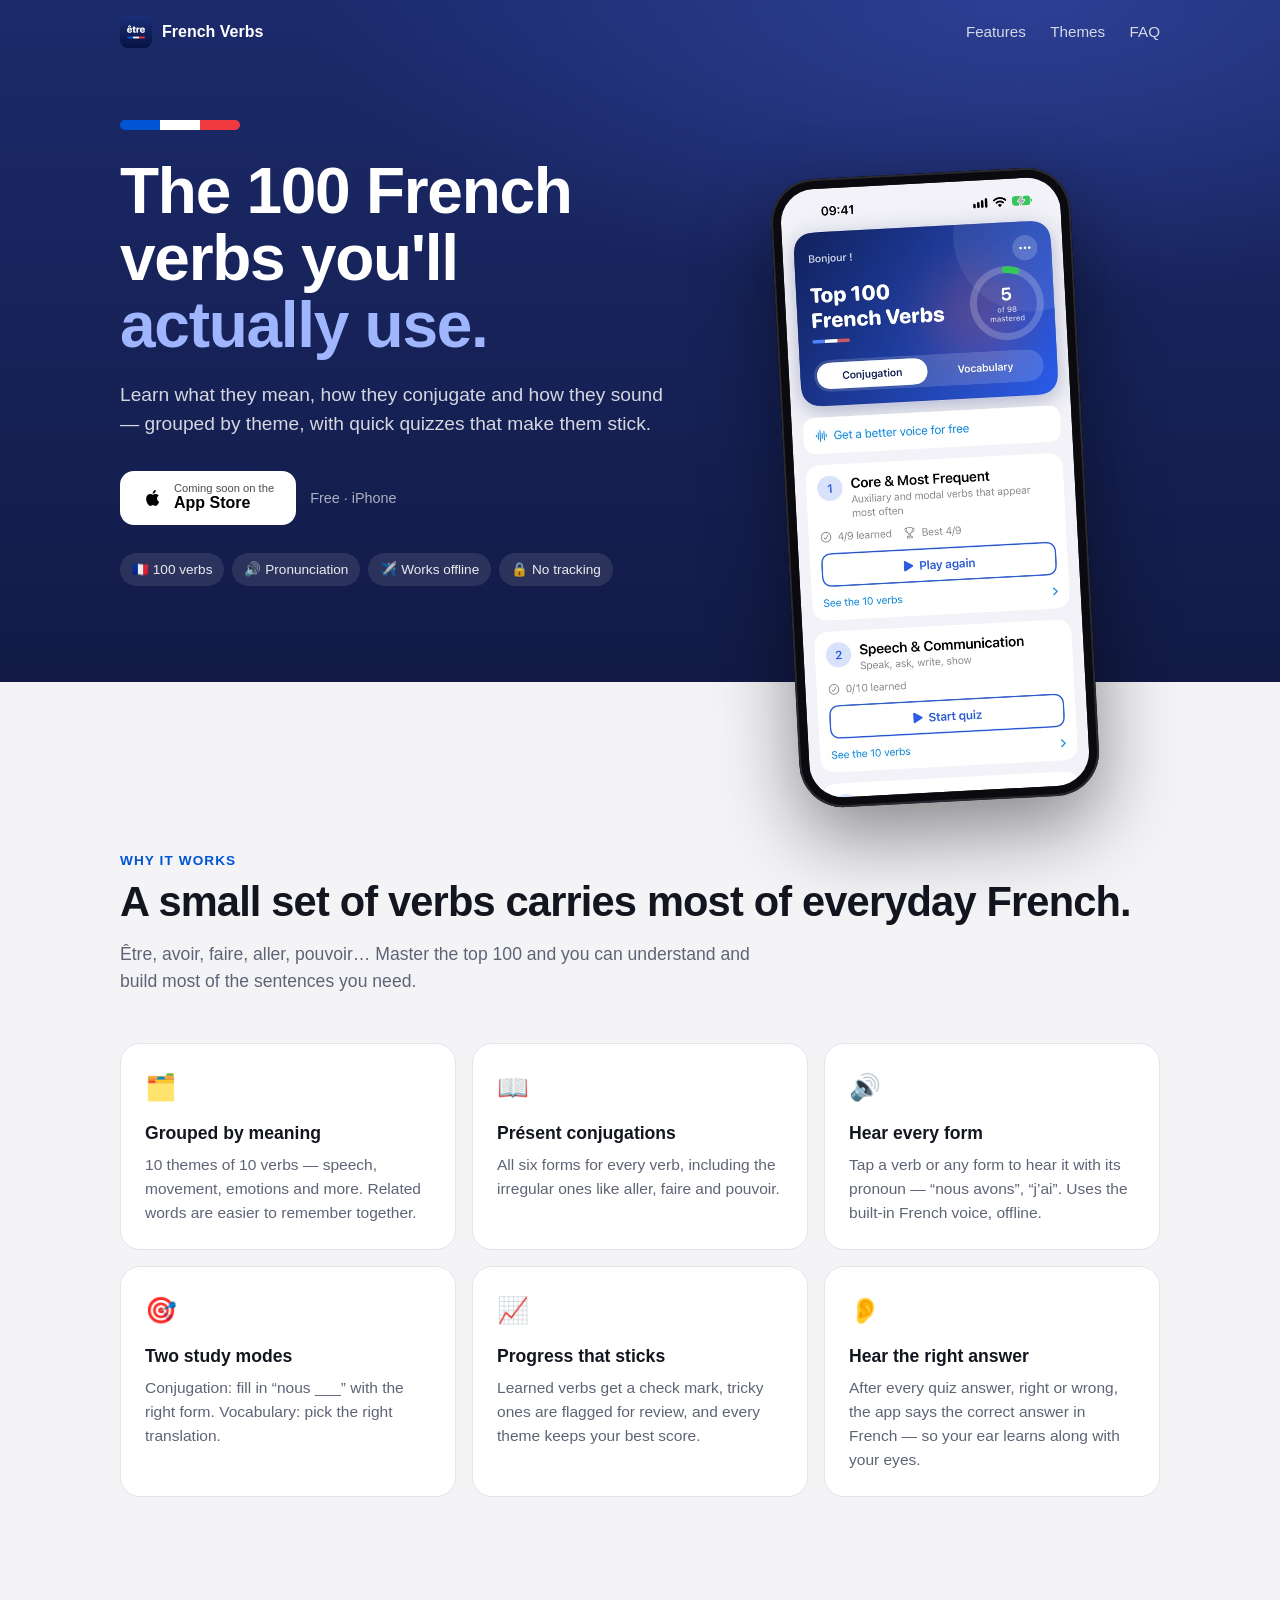
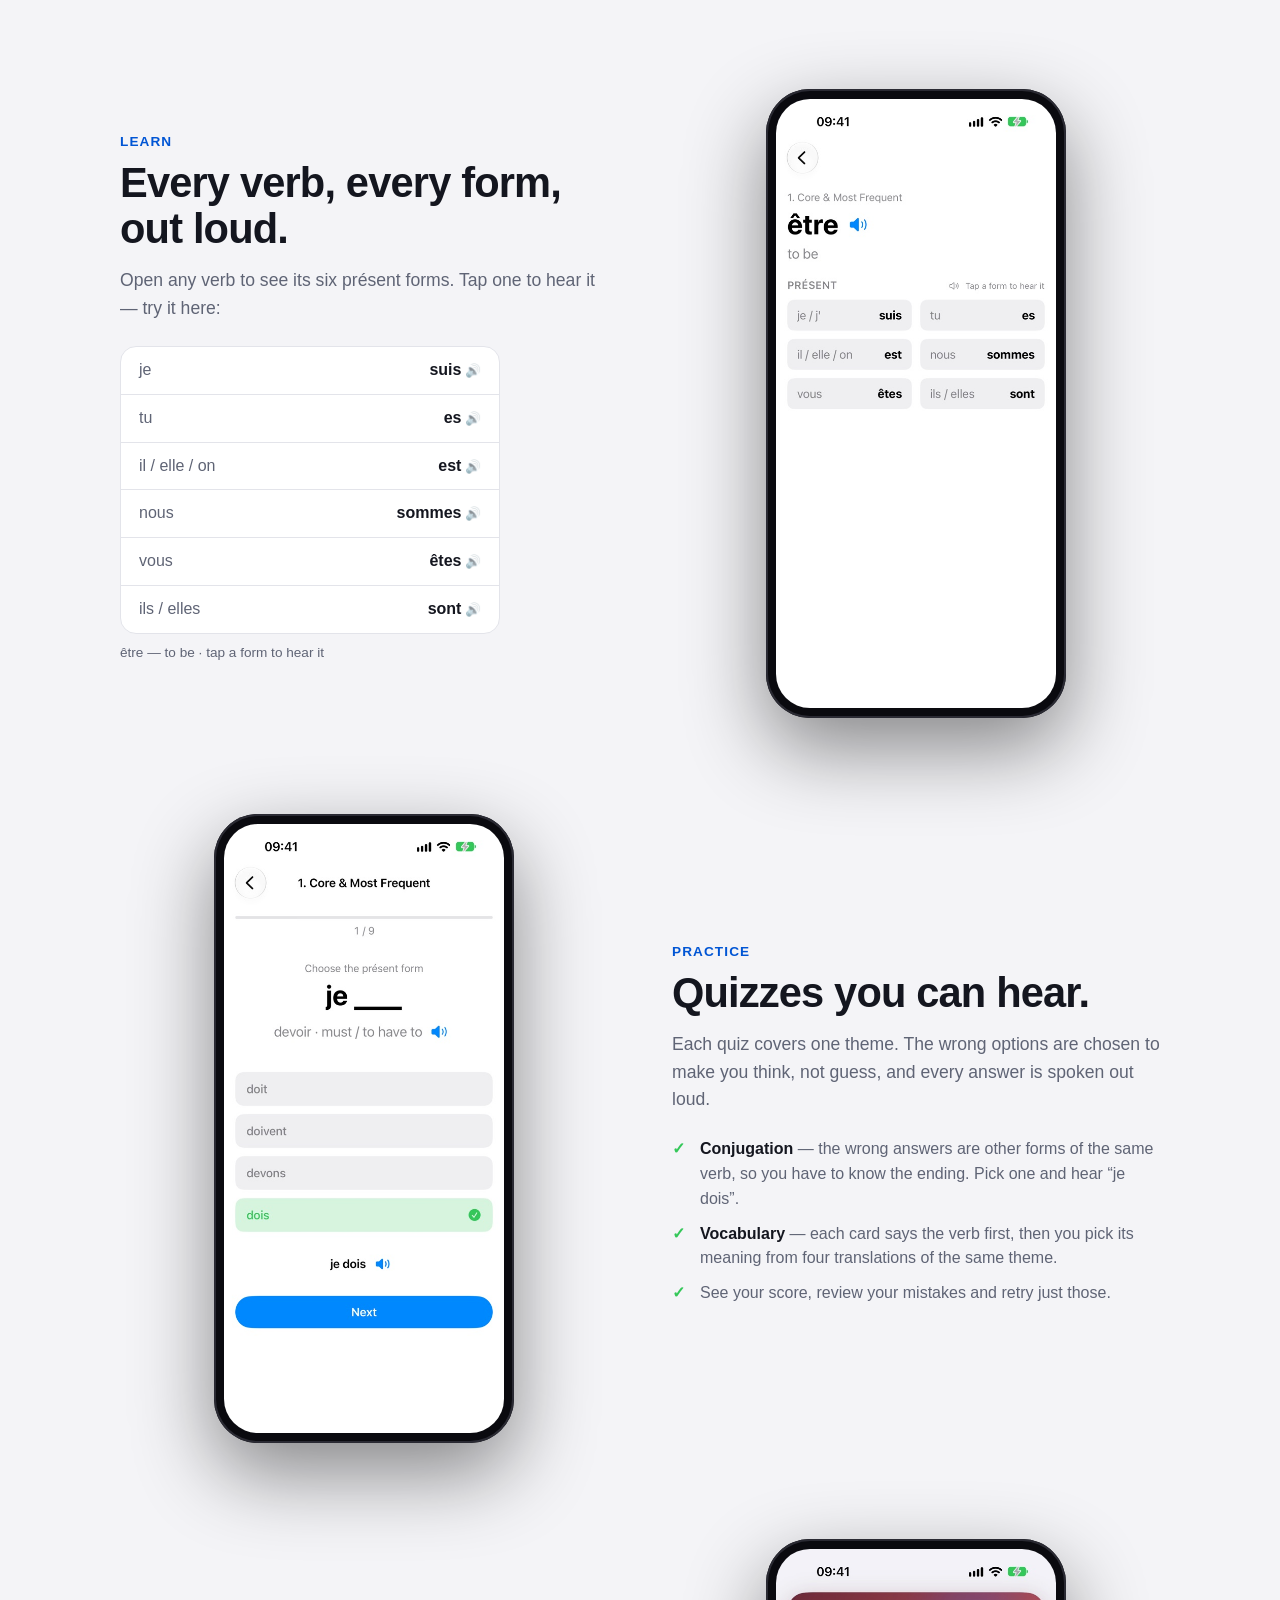
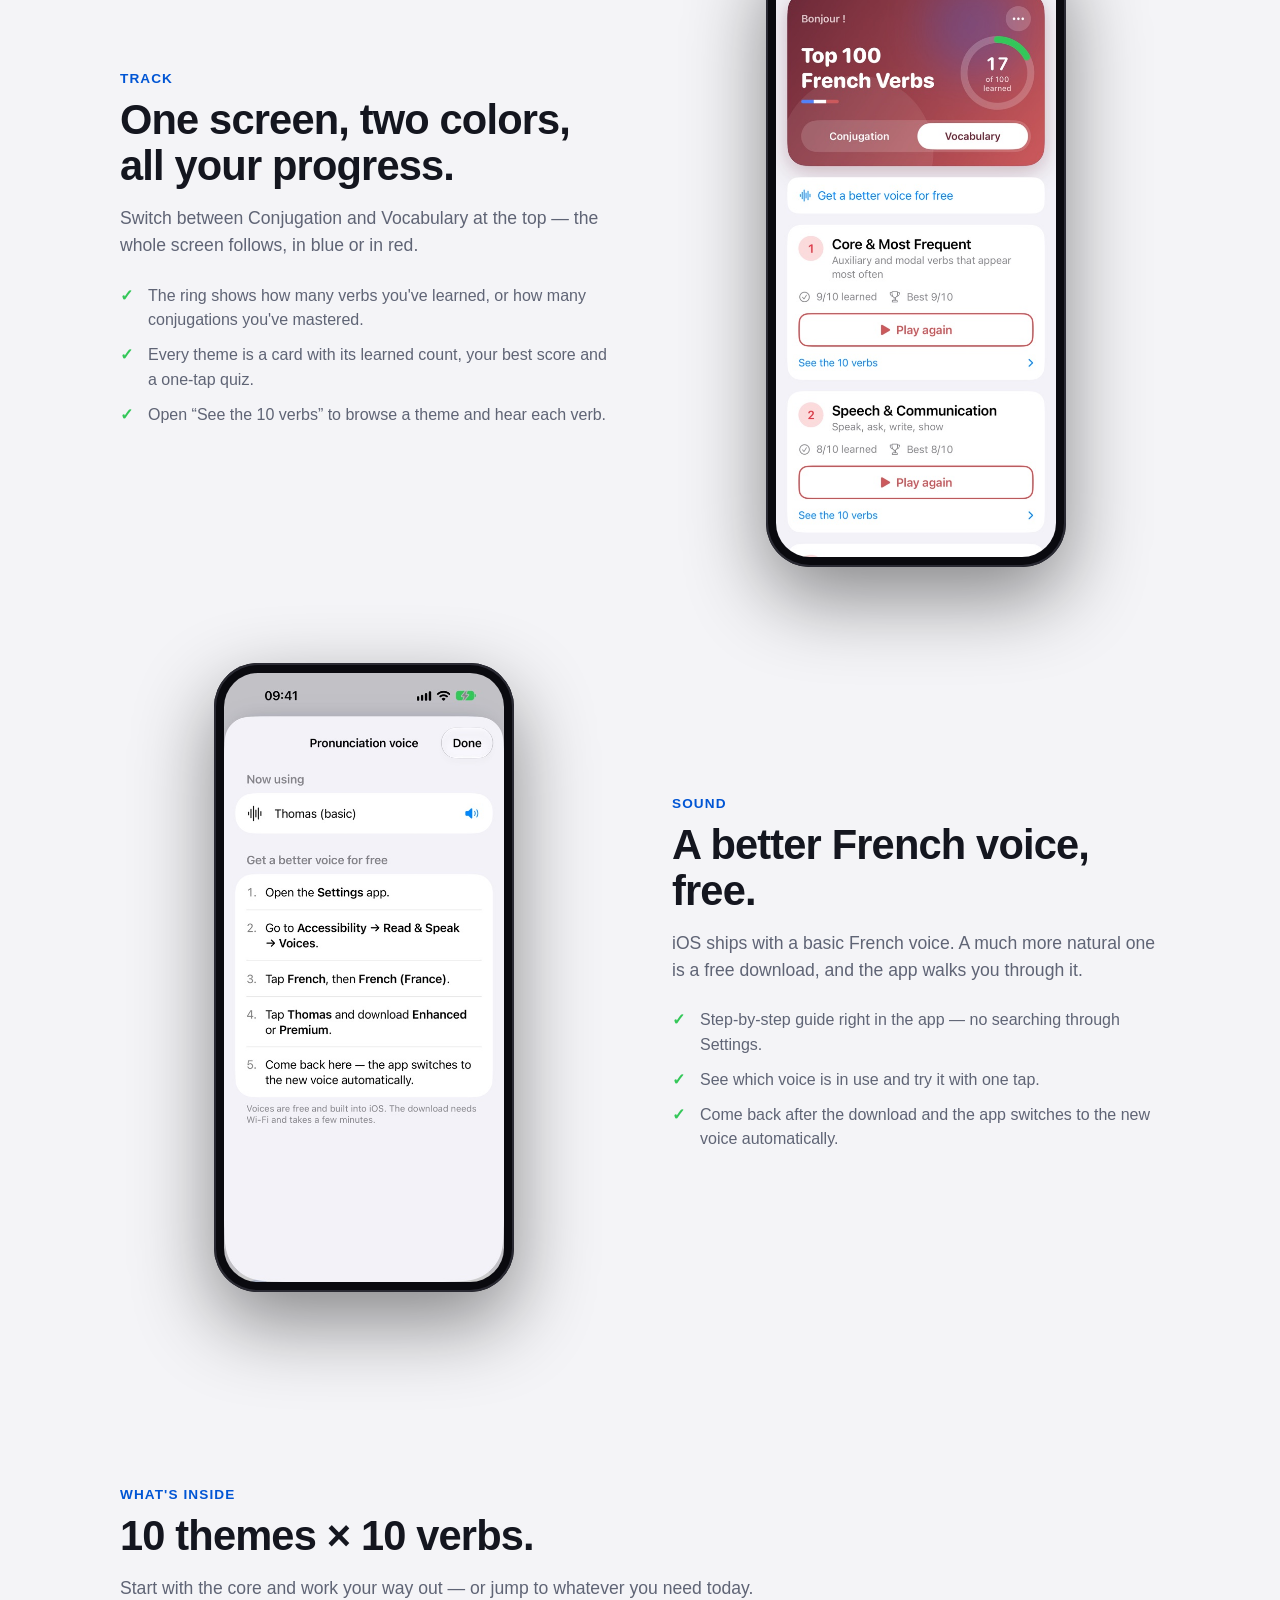
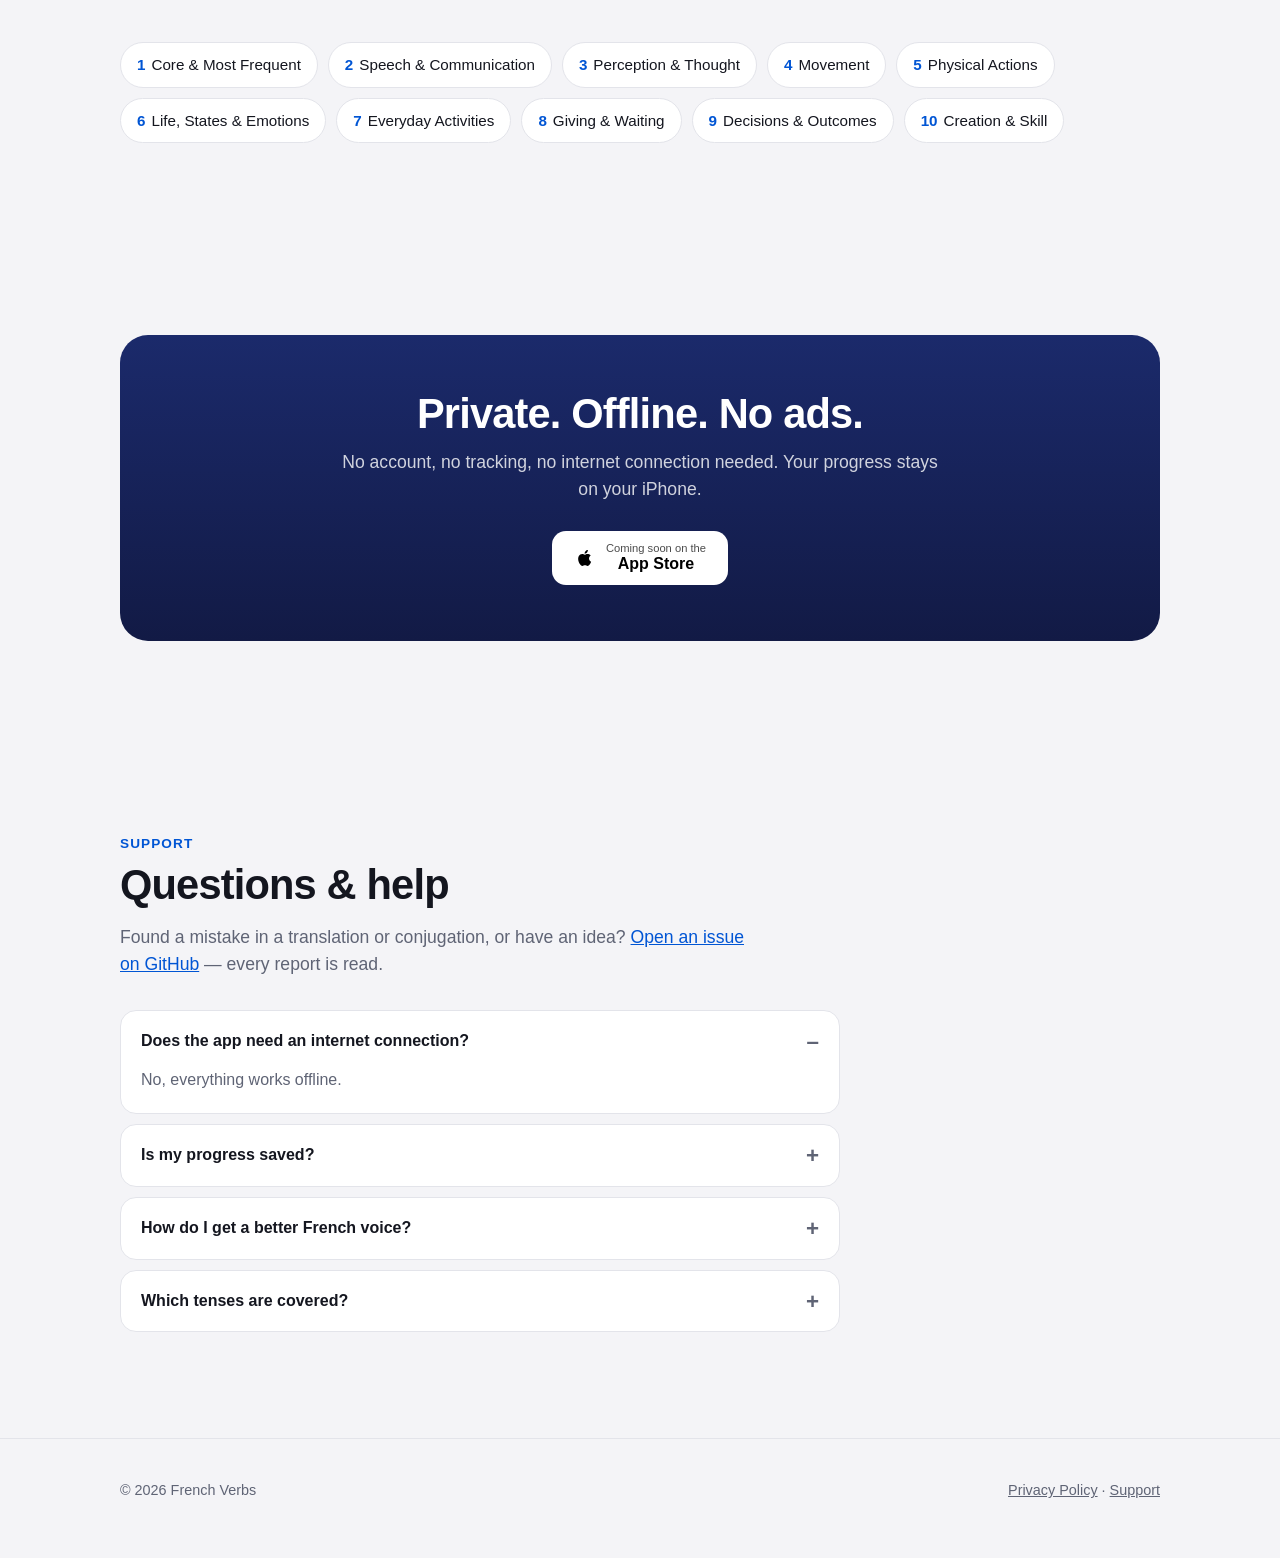
<file: index.html>
<!DOCTYPE html>
<html lang="en">
<head>
<meta charset="UTF-8">
<meta name="viewport" content="width=device-width, initial-scale=1.0">
<title>French Verbs: Top 100</title>
<meta name="description" content="Learn the 100 most common French verbs — grouped by theme, with présent conjugations, pronunciation and quick quizzes. Offline, no ads, no tracking.">
<link rel="icon" href="img/icon.png">
<link rel="apple-touch-icon" href="img/icon.png">
<meta property="og:title" content="French Verbs: Top 100">
<meta property="og:description" content="The 100 French verbs you'll use every day — grouped by theme, with conjugations and a quick quiz to make them stick.">
<meta property="og:image" content="img/icon.png">
<style>
:root {
  color-scheme: light dark;
  --navy: #1b2a6b;
  --navy-deep: #121a45;
  --blue: #0055d4;
  --red: #ef3a40;
  --bg: #f4f4f7;
  --card: #ffffff;
  --fg: #14161f;
  --muted: #5f6475;
  --line: #e3e4ea;
  --green: #34c759;
}
@media (prefers-color-scheme: dark) {
  :root {
    --bg: #0d1028;
    --card: #171b3a;
    --fg: #eef0fa;
    --muted: #a3a8c3;
    --line: #262b52;
    --blue: #5b8cff;
  }
}
* { box-sizing: border-box; }
html { scroll-behavior: smooth; }
body {
  margin: 0;
  font-family: -apple-system, BlinkMacSystemFont, "SF Pro Text", "Segoe UI", Roboto, Helvetica, Arial, sans-serif;
  background: var(--bg);
  color: var(--fg);
  line-height: 1.55;
  -webkit-font-smoothing: antialiased;
}
a { color: var(--blue); }
.wrap { max-width: 1080px; margin: 0 auto; padding: 0 20px; }

/* Nav */
nav { position: absolute; inset: 0 0 auto 0; z-index: 2; }
nav .wrap { display: flex; align-items: center; justify-content: space-between; height: 64px; }
.brand { display: flex; align-items: center; gap: 10px; color: #fff; text-decoration: none; font-weight: 600; }
.brand img { width: 32px; height: 32px; border-radius: 8px; }
nav .links a { color: rgba(255,255,255,.8); text-decoration: none; margin-left: 20px; font-size: .95rem; }
nav .links a:hover { color: #fff; }

/* Hero */
.hero {
  background: radial-gradient(1200px 500px at 80% 0%, #2d3f94 0%, transparent 60%),
              linear-gradient(180deg, var(--navy) 0%, var(--navy-deep) 100%);
  color: #fff;
  padding: 120px 0 0;
}
.hero .wrap { display: grid; grid-template-columns: 1.1fr .9fr; gap: 40px; align-items: end; }
.hero-text { padding-bottom: 96px; }
.flag { display: flex; width: 120px; height: 10px; border-radius: 5px; overflow: hidden; margin-bottom: 28px; }
.flag span { flex: 1; }
.flag span:nth-child(1) { background: #0055d4; }
.flag span:nth-child(2) { background: #fff; }
.flag span:nth-child(3) { background: var(--red); }
h1 {
  font-size: clamp(2.4rem, 5.5vw, 4rem);
  line-height: 1.05; letter-spacing: -.02em; margin: 0 0 20px;
}
h1 em { font-style: normal; color: #9fb6ff; }
.lead { font-size: 1.2rem; color: rgba(255,255,255,.82); max-width: 32em; margin: 0 0 32px; }
.cta { display: flex; flex-wrap: wrap; gap: 14px; align-items: center; }
.store {
  display: inline-flex; align-items: center; gap: 10px;
  background: #fff; color: #000; text-decoration: none;
  padding: 12px 22px; border-radius: 14px; font-weight: 600;
}
.store svg { width: 22px; height: 22px; }
.store small { display: block; font-size: .7rem; font-weight: 500; opacity: .7; line-height: 1; }
.store span { line-height: 1.15; }
.soon { font-size: .9rem; color: rgba(255,255,255,.65); }
.badges { display: flex; flex-wrap: wrap; gap: 8px; margin-top: 28px; }
.badges span {
  font-size: .85rem; padding: 6px 12px; border-radius: 999px;
  background: rgba(255,255,255,.1); color: rgba(255,255,255,.9);
}
.hero-phone { display: flex; justify-content: center; }

/* Phone frame */
.phone {
  width: 100%; max-width: 300px;
  border-radius: 44px; padding: 10px;
  background: #0a0a0f;
  box-shadow: 0 30px 80px rgba(0,0,0,.45), inset 0 0 0 2px #2a2a33;
}
.phone img { display: block; width: 100%; border-radius: 34px; }
.hero .phone { margin-bottom: -120px; transform: rotate(-3deg); }

/* Sections */
section { padding: 96px 0; }
.hero + section { padding-top: 168px; }
.eyebrow { color: var(--blue); font-weight: 600; font-size: .85rem; letter-spacing: .08em; text-transform: uppercase; margin: 0 0 8px; }
h2 { font-size: clamp(1.8rem, 3.6vw, 2.6rem); letter-spacing: -.02em; line-height: 1.1; margin: 0 0 16px; }
.sub { color: var(--muted); font-size: 1.1rem; max-width: 36em; margin: 0; }

/* Feature grid */
.grid { display: grid; grid-template-columns: repeat(3, 1fr); gap: 16px; margin-top: 48px; }
.card { background: var(--card); border: 1px solid var(--line); border-radius: 20px; padding: 24px; }
.card .ico { font-size: 1.6rem; margin-bottom: 12px; }
.card h3 { margin: 0 0 6px; font-size: 1.1rem; }
.card p { margin: 0; color: var(--muted); font-size: .97rem; }

/* Showcase rows */
.row { display: grid; grid-template-columns: 1fr 1fr; gap: 64px; align-items: center; }
.row + .row { margin-top: 96px; }
.row.flip .row-text { order: 2; }
.row .phone { margin: 0 auto; }
.row-text ul { padding: 0; list-style: none; margin: 24px 0 0; }
.row-text li { padding-left: 28px; position: relative; margin-bottom: 10px; color: var(--muted); }
.row-text li b { color: var(--fg); }
.row-text li::before { content: "✓"; position: absolute; left: 0; color: var(--green); font-weight: 700; }

/* Conjugation demo */
.conj {
  margin-top: 24px; background: var(--card); border: 1px solid var(--line);
  border-radius: 16px; overflow: hidden; max-width: 380px;
}
.conj button {
  all: unset; box-sizing: border-box; cursor: pointer;
  display: flex; justify-content: space-between; width: 100%;
  padding: 11px 18px; border-bottom: 1px solid var(--line);
}
.conj button:last-child { border-bottom: 0; }
.conj button:hover, .conj button:focus-visible { background: rgba(91,140,255,.1); }
.conj .p { color: var(--muted); }
.conj .f { font-weight: 600; }
.conj .f::after { content: " 🔊"; font-size: .8em; opacity: .55; }
.hint { font-size: .85rem; color: var(--muted); margin-top: 8px; }

/* Themes */
.themes { display: flex; flex-wrap: wrap; gap: 10px; margin-top: 40px; }
.themes span {
  background: var(--card); border: 1px solid var(--line);
  padding: 10px 16px; border-radius: 999px; font-size: .95rem;
}
.themes b { color: var(--blue); margin-right: 6px; }

/* Private band */
.band {
  background: linear-gradient(180deg, var(--navy) 0%, var(--navy-deep) 100%);
  color: #fff; border-radius: 28px; padding: 56px 48px; text-align: center;
}
.band h2 { margin-bottom: 12px; }
.band p { color: rgba(255,255,255,.8); max-width: 34em; margin: 0 auto 28px; font-size: 1.1rem; }
.band .cta { justify-content: center; }

/* FAQ */
.faq { max-width: 720px; margin-top: 32px; }
details { background: var(--card); border: 1px solid var(--line); border-radius: 16px; padding: 4px 20px; margin-bottom: 10px; }
summary { cursor: pointer; font-weight: 600; padding: 14px 28px 14px 0; list-style: none; position: relative; }
summary::-webkit-details-marker { display: none; }
summary::after { content: "+"; position: absolute; right: 0; top: 10px; font-size: 1.4rem; color: var(--muted); }
details[open] summary::after { content: "–"; }
details p { margin: 0 0 16px; color: var(--muted); }

footer { padding: 40px 0 56px; color: var(--muted); font-size: .9rem; border-top: 1px solid var(--line); }
footer .wrap { display: flex; flex-wrap: wrap; gap: 16px; justify-content: space-between; }
footer a { color: var(--muted); }

@media (max-width: 860px) {
  .hero { padding-top: 96px; }
  .hero .wrap, .row { grid-template-columns: 1fr; }
  .hero-text { padding-bottom: 40px; }
  .hero .phone { max-width: 240px; margin-bottom: -100px; }
  .hero + section { padding-top: 140px; }
  .grid { grid-template-columns: 1fr; }
  .row { gap: 40px; }
  .row.flip .row-text { order: 0; }
  .row .phone { max-width: 260px; }
  section { padding: 64px 0; }
  .band { padding: 40px 22px; }
  nav .links a:not(:last-child) { display: none; }
}
</style>
</head>
<body>

<nav>
  <div class="wrap">
    <a class="brand" href="#"><img src="img/icon.png" alt="">French Verbs</a>
    <div class="links">
      <a href="#features">Features</a>
      <a href="#themes">Themes</a>
      <a href="#faq">FAQ</a>
    </div>
  </div>
</nav>

<header class="hero">
  <div class="wrap">
    <div class="hero-text">
      <div class="flag" aria-hidden="true"><span></span><span></span><span></span></div>
      <h1>The 100 French verbs you'll <em>actually use.</em></h1>
      <p class="lead">Learn what they mean, how they conjugate and how they sound — grouped by theme, with quick quizzes that make them stick.</p>
      <div class="cta">
        <a class="store" href="#faq" aria-label="App Store — coming soon">
          <svg viewBox="0 0 24 24" fill="currentColor" aria-hidden="true"><path d="M16.37 12.6c-.02-2.2 1.8-3.26 1.88-3.31-1.03-1.5-2.62-1.7-3.18-1.73-1.35-.14-2.64.8-3.33.8-.69 0-1.74-.78-2.86-.76-1.47.02-2.83.86-3.59 2.17-1.53 2.66-.39 6.6 1.1 8.75.73 1.05 1.6 2.24 2.73 2.2 1.1-.05 1.51-.71 2.84-.71 1.32 0 1.7.71 2.86.69 1.18-.02 1.93-1.07 2.65-2.13.84-1.22 1.18-2.4 1.2-2.46-.03-.01-2.3-.88-2.3-3.51zM14.2 6.13c.6-.73 1.01-1.75.9-2.76-.87.04-1.92.58-2.54 1.31-.56.64-1.05 1.68-.92 2.67.97.08 1.96-.49 2.56-1.22z"/></svg>
          <span><small>Coming soon on the</small>App Store</span>
        </a>
        <span class="soon">Free · iPhone</span>
      </div>
      <div class="badges">
        <span>🇫🇷 100 verbs</span><span>🔊 Pronunciation</span><span>✈️ Works offline</span><span>🔒 No tracking</span>
      </div>
    </div>
    <div class="hero-phone">
      <div class="phone"><img src="img/home-conjugation.jpg" alt="Main screen in Conjugation mode: a blue header with a progress ring and a quiz card for each theme"></div>
    </div>
  </div>
</header>

<section id="features">
  <div class="wrap">
    <p class="eyebrow">Why it works</p>
    <h2>A small set of verbs carries most of everyday French.</h2>
    <p class="sub">Être, avoir, faire, aller, pouvoir… Master the top 100 and you can understand and build most of the sentences you need.</p>
    <div class="grid">
      <div class="card"><div class="ico">🗂️</div><h3>Grouped by meaning</h3><p>10 themes of 10 verbs — speech, movement, emotions and more. Related words are easier to remember together.</p></div>
      <div class="card"><div class="ico">📖</div><h3>Présent conjugations</h3><p>All six forms for every verb, including the irregular ones like aller, faire and pouvoir.</p></div>
      <div class="card"><div class="ico">🔊</div><h3>Hear every form</h3><p>Tap a verb or any form to hear it with its pronoun — “nous avons”, “j’ai”. Uses the built-in French voice, offline.</p></div>
      <div class="card"><div class="ico">🎯</div><h3>Two study modes</h3><p>Conjugation: fill in “nous ___” with the right form. Vocabulary: pick the right translation.</p></div>
      <div class="card"><div class="ico">📈</div><h3>Progress that sticks</h3><p>Learned verbs get a check mark, tricky ones are flagged for review, and every theme keeps your best score.</p></div>
      <div class="card"><div class="ico">👂</div><h3>Hear the right answer</h3><p>After every quiz answer, right or wrong, the app says the correct answer in French — so your ear learns along with your eyes.</p></div>
    </div>
  </div>
</section>

<section>
  <div class="wrap">
    <div class="row">
      <div class="row-text">
        <p class="eyebrow">Learn</p>
        <h2>Every verb, every form, out loud.</h2>
        <p class="sub">Open any verb to see its six présent forms. Tap one to hear it — try it here:</p>
        <div class="conj" id="conj">
          <button data-say="je suis"><span class="p">je</span><span class="f">suis</span></button>
          <button data-say="tu es"><span class="p">tu</span><span class="f">es</span></button>
          <button data-say="il est"><span class="p">il / elle / on</span><span class="f">est</span></button>
          <button data-say="nous sommes"><span class="p">nous</span><span class="f">sommes</span></button>
          <button data-say="vous êtes"><span class="p">vous</span><span class="f">êtes</span></button>
          <button data-say="ils sont"><span class="p">ils / elles</span><span class="f">sont</span></button>
        </div>
        <p class="hint" id="hint">être — to be</p>
      </div>
      <div class="phone"><img src="img/verb.jpg" alt="Verb detail screen for être with its six présent forms" loading="lazy"></div>
    </div>

    <div class="row flip">
      <div class="row-text">
        <p class="eyebrow">Practice</p>
        <h2>Quizzes you can hear.</h2>
        <p class="sub">Each quiz covers one theme. The wrong options are chosen to make you think, not guess, and every answer is spoken out loud.</p>
        <ul>
          <li><b>Conjugation</b> — the wrong answers are other forms of the same verb, so you have to know the ending. Pick one and hear “je dois”.</li>
          <li><b>Vocabulary</b> — each card says the verb first, then you pick its meaning from four translations of the same theme.</li>
          <li>See your score, review your mistakes and retry just those.</li>
        </ul>
      </div>
      <div class="phone"><img src="img/quiz.jpg" alt="Conjugation quiz: je ___ (devoir), the right answer dois is highlighted and je dois is spoken" loading="lazy"></div>
    </div>

    <div class="row">
      <div class="row-text">
        <p class="eyebrow">Track</p>
        <h2>One screen, two colors, all your progress.</h2>
        <p class="sub">Switch between Conjugation and Vocabulary at the top — the whole screen follows, in blue or in red.</p>
        <ul>
          <li>The ring shows how many verbs you've learned, or how many conjugations you've mastered.</li>
          <li>Every theme is a card with its learned count, your best score and a one-tap quiz.</li>
          <li>Open “See the 10 verbs” to browse a theme and hear each verb.</li>
        </ul>
      </div>
      <div class="phone"><img src="img/home-vocabulary.jpg" alt="Main screen in Vocabulary mode: a red header showing 17 of 100 verbs learned" loading="lazy"></div>
    </div>

    <div class="row flip">
      <div class="row-text">
        <p class="eyebrow">Sound</p>
        <h2>A better French voice, free.</h2>
        <p class="sub">iOS ships with a basic French voice. A much more natural one is a free download, and the app walks you through it.</p>
        <ul>
          <li>Step-by-step guide right in the app — no searching through Settings.</li>
          <li>See which voice is in use and try it with one tap.</li>
          <li>Come back after the download and the app switches to the new voice automatically.</li>
        </ul>
      </div>
      <div class="phone"><img src="img/voice.jpg" alt="Pronunciation voice screen with five steps to download a better French voice" loading="lazy"></div>
    </div>
  </div>
</section>

<section id="themes">
  <div class="wrap">
    <p class="eyebrow">What's inside</p>
    <h2>10 themes × 10 verbs.</h2>
    <p class="sub">Start with the core and work your way out — or jump to whatever you need today.</p>
    <div class="themes">
      <span><b>1</b>Core &amp; Most Frequent</span>
      <span><b>2</b>Speech &amp; Communication</span>
      <span><b>3</b>Perception &amp; Thought</span>
      <span><b>4</b>Movement</span>
      <span><b>5</b>Physical Actions</span>
      <span><b>6</b>Life, States &amp; Emotions</span>
      <span><b>7</b>Everyday Activities</span>
      <span><b>8</b>Giving &amp; Waiting</span>
      <span><b>9</b>Decisions &amp; Outcomes</span>
      <span><b>10</b>Creation &amp; Skill</span>
    </div>
  </div>
</section>

<section>
  <div class="wrap">
    <div class="band">
      <h2>Private. Offline. No ads.</h2>
      <p>No account, no tracking, no internet connection needed. Your progress stays on your iPhone.</p>
      <div class="cta">
        <a class="store" href="#faq" aria-label="App Store — coming soon">
          <svg viewBox="0 0 24 24" fill="currentColor" aria-hidden="true"><path d="M16.37 12.6c-.02-2.2 1.8-3.26 1.88-3.31-1.03-1.5-2.62-1.7-3.18-1.73-1.35-.14-2.64.8-3.33.8-.69 0-1.74-.78-2.86-.76-1.47.02-2.83.86-3.59 2.17-1.53 2.66-.39 6.6 1.1 8.75.73 1.05 1.6 2.24 2.73 2.2 1.1-.05 1.51-.71 2.84-.71 1.32 0 1.7.71 2.86.69 1.18-.02 1.93-1.07 2.65-2.13.84-1.22 1.18-2.4 1.2-2.46-.03-.01-2.3-.88-2.3-3.51zM14.2 6.13c.6-.73 1.01-1.75.9-2.76-.87.04-1.92.58-2.54 1.31-.56.64-1.05 1.68-.92 2.67.97.08 1.96-.49 2.56-1.22z"/></svg>
          <span><small>Coming soon on the</small>App Store</span>
        </a>
      </div>
    </div>
  </div>
</section>

<section id="faq">
  <div class="wrap">
    <p class="eyebrow">Support</p>
    <h2>Questions &amp; help</h2>
    <p class="sub">Found a mistake in a translation or conjugation, or have an idea? <a href="https://github.com/strangeshiro/french-verbs-app/issues">Open an issue on GitHub</a> — every report is read.</p>
    <div class="faq">
      <details open>
        <summary>Does the app need an internet connection?</summary>
        <p>No, everything works offline.</p>
      </details>
      <details>
        <summary>Is my progress saved?</summary>
        <p>Yes, on your device: learned verbs and best scores are kept between launches, separately for each mode. To start over, tap ⋯ in the header and choose “Reset progress”.</p>
      </details>
      <details>
        <summary>How do I get a better French voice?</summary>
        <p>Tap “Get a better voice for free” on the main screen (or ⋯ → Pronunciation voice) for a step-by-step guide. In short: Settings → Accessibility → Read &amp; Speak → Voices → French → French (France), then tap Thomas and download Enhanced or Premium. When you come back, the app switches to the new voice automatically.</p>
      </details>
      <details>
        <summary>Which tenses are covered?</summary>
        <p>Version 1.0 focuses on the présent — the tense you need first and use most.</p>
      </details>
    </div>
  </div>
</section>

<footer>
  <div class="wrap">
    <span>© 2026 French Verbs</span>
    <span><a href="privacy.html">Privacy Policy</a> · <a href="https://github.com/strangeshiro/french-verbs-app/issues">Support</a></span>
  </div>
</footer>

<script>
(function () {
  if (!("speechSynthesis" in window)) return;
  function frVoice() {
    var vs = speechSynthesis.getVoices();
    return vs.find(function (v) { return v.lang === "fr-FR"; }) ||
           vs.find(function (v) { return v.lang && v.lang.indexOf("fr") === 0; });
  }
  document.getElementById("hint").textContent = "être — to be · tap a form to hear it";
  document.getElementById("conj").addEventListener("click", function (e) {
    var b = e.target.closest("button");
    if (!b) return;
    speechSynthesis.cancel();
    var u = new SpeechSynthesisUtterance(b.dataset.say);
    u.lang = "fr-FR";
    u.rate = 0.9;
    var v = frVoice();
    if (v) u.voice = v;
    speechSynthesis.speak(u);
  });
})();
</script>
</body>
</html>
</file>
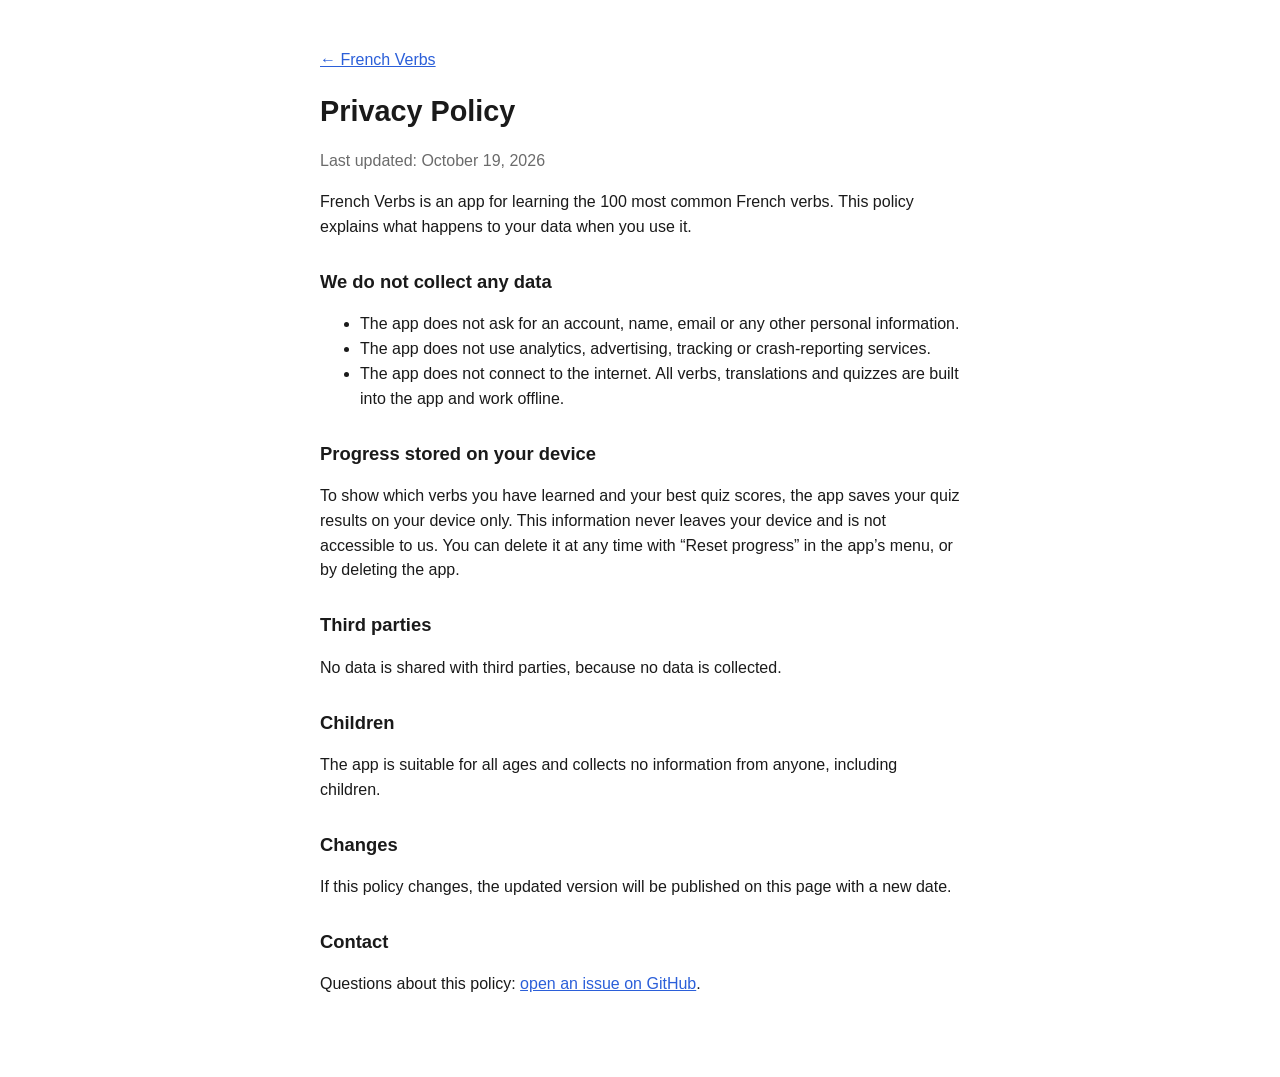
<file: privacy.html>
<!DOCTYPE html>
<html lang="en">
<head>
<meta charset="UTF-8">
<meta name="viewport" content="width=device-width, initial-scale=1.0">
<title>Privacy Policy — French Verbs</title>
<link rel="stylesheet" href="style.css">
</head>
<body>
<main>
  <p><a href="index.html">← French Verbs</a></p>
  <h1>Privacy Policy</h1>
  <p class="muted">Last updated: October 19, 2026</p>

  <p>French Verbs is an app for learning the 100 most common French verbs. This policy explains what happens to your data when you use it.</p>

  <h2>We do not collect any data</h2>
  <ul>
    <li>The app does not ask for an account, name, email or any other personal information.</li>
    <li>The app does not use analytics, advertising, tracking or crash-reporting services.</li>
    <li>The app does not connect to the internet. All verbs, translations and quizzes are built into the app and work offline.</li>
  </ul>

  <h2>Progress stored on your device</h2>
  <p>To show which verbs you have learned and your best quiz scores, the app saves your quiz results on your device only. This information never leaves your device and is not accessible to us. You can delete it at any time with “Reset progress” in the app’s menu, or by deleting the app.</p>

  <h2>Third parties</h2>
  <p>No data is shared with third parties, because no data is collected.</p>

  <h2>Children</h2>
  <p>The app is suitable for all ages and collects no information from anyone, including children.</p>

  <h2>Changes</h2>
  <p>If this policy changes, the updated version will be published on this page with a new date.</p>

  <h2>Contact</h2>
  <p>Questions about this policy: <a href="https://github.com/strangeshiro/french-verbs-app/issues">open an issue on GitHub</a>.</p>
</main>
</body>
</html>
</file>
<file: style.css>
:root {
  color-scheme: light dark;
  --bg: #ffffff;
  --fg: #1a1a1a;
  --muted: #6b6b6b;
  --accent: #2b5fd9;
}
@media (prefers-color-scheme: dark) {
  :root {
    --bg: #14161a;
    --fg: #eaeaea;
    --muted: #9a9a9a;
    --accent: #6d93ff;
  }
}
body {
  margin: 0;
  font-family: -apple-system, BlinkMacSystemFont, "Segoe UI", Roboto, Helvetica, Arial, sans-serif;
  background: var(--bg);
  color: var(--fg);
  line-height: 1.55;
  padding: 32px 16px 64px;
}
main {
  max-width: 640px;
  margin: 0 auto;
}
h1 { font-size: 1.8rem; margin: 0 0 8px; }
h2 { font-size: 1.15rem; margin-top: 28px; }
a { color: var(--accent); }
.muted { color: var(--muted); }
</file>
